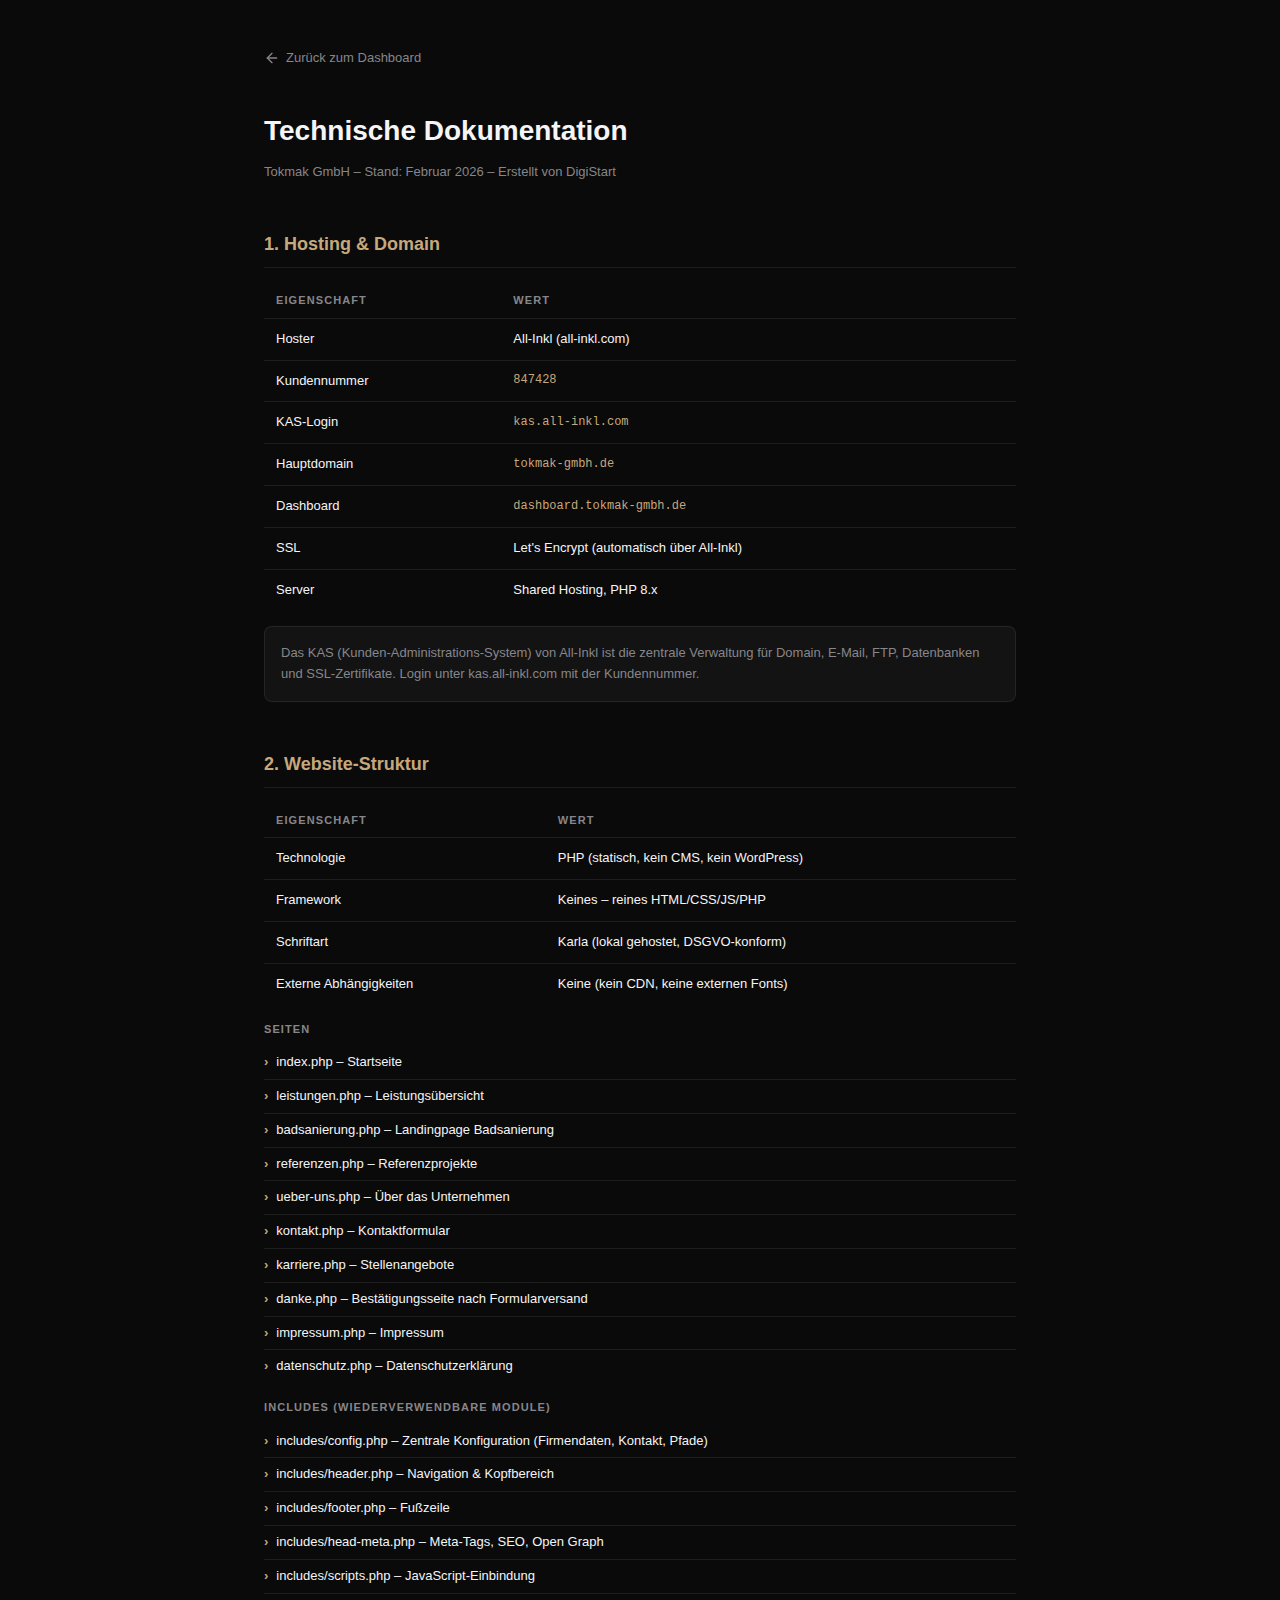
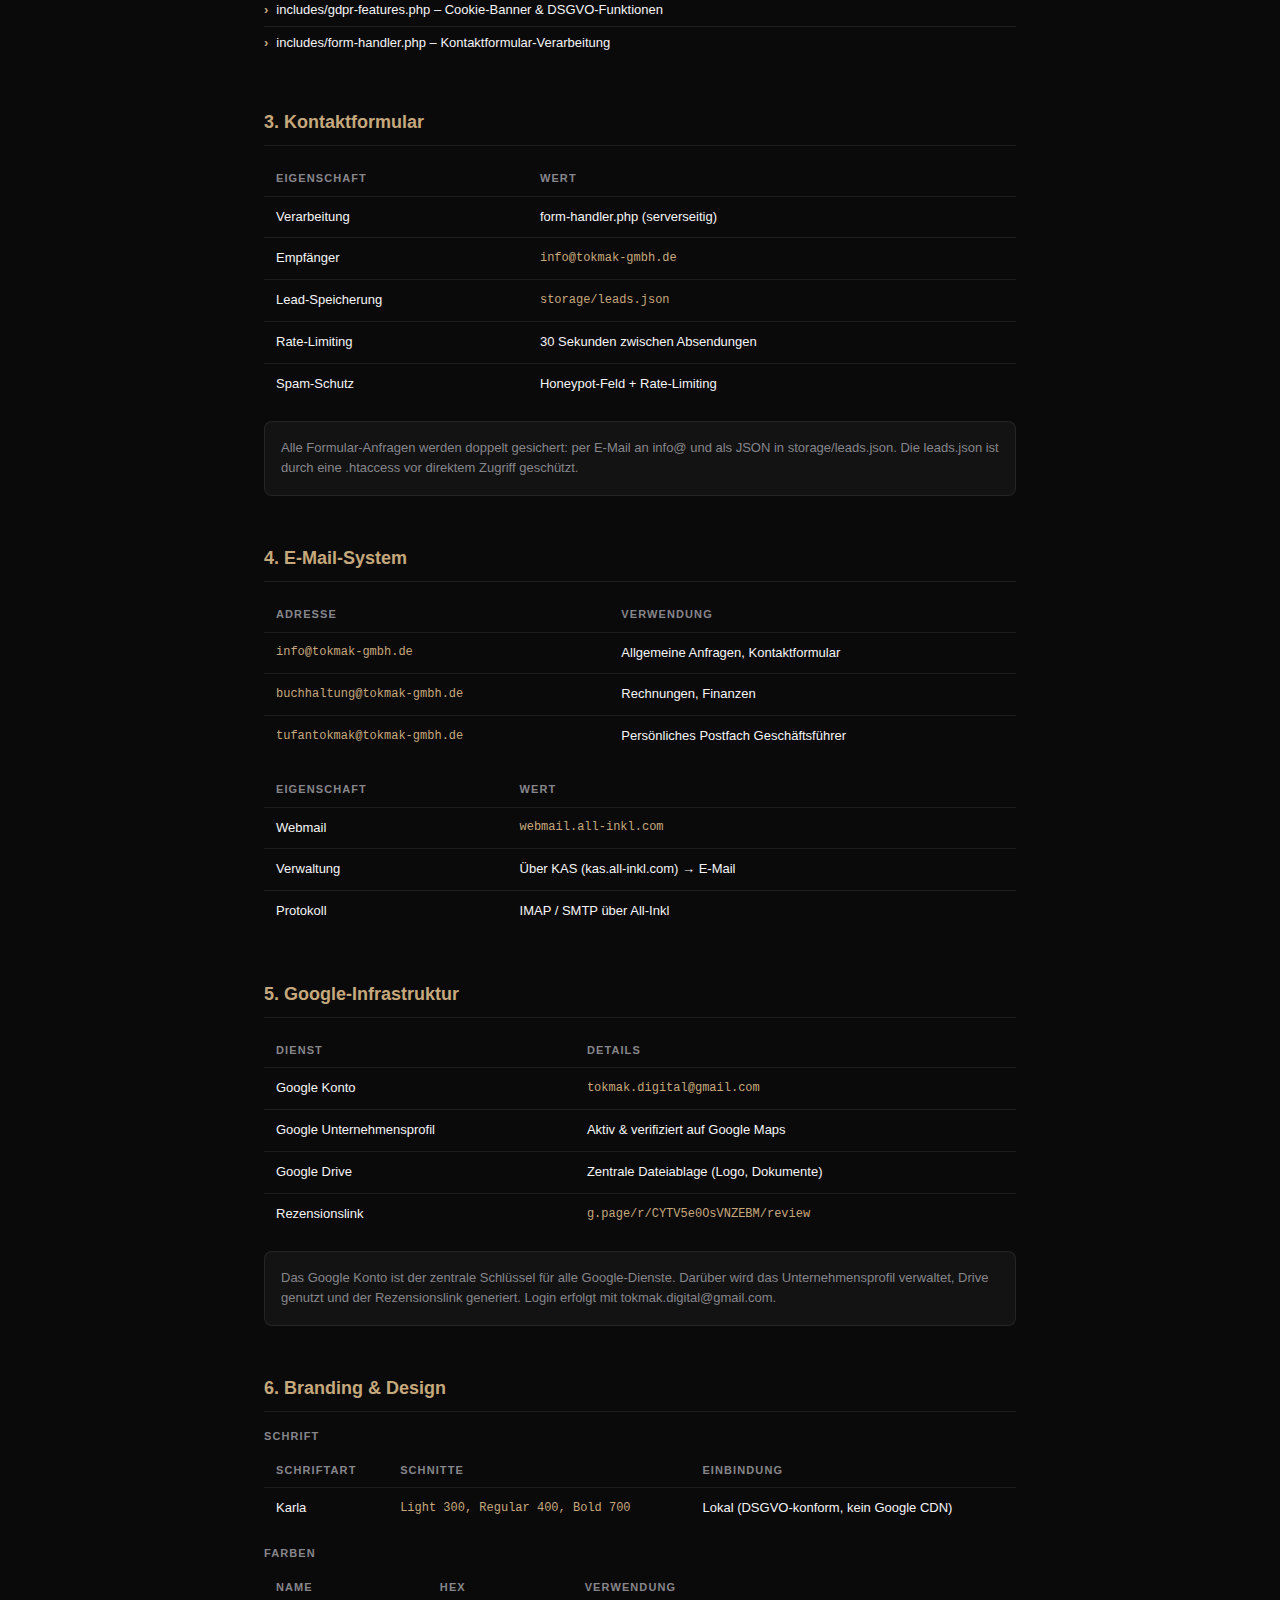
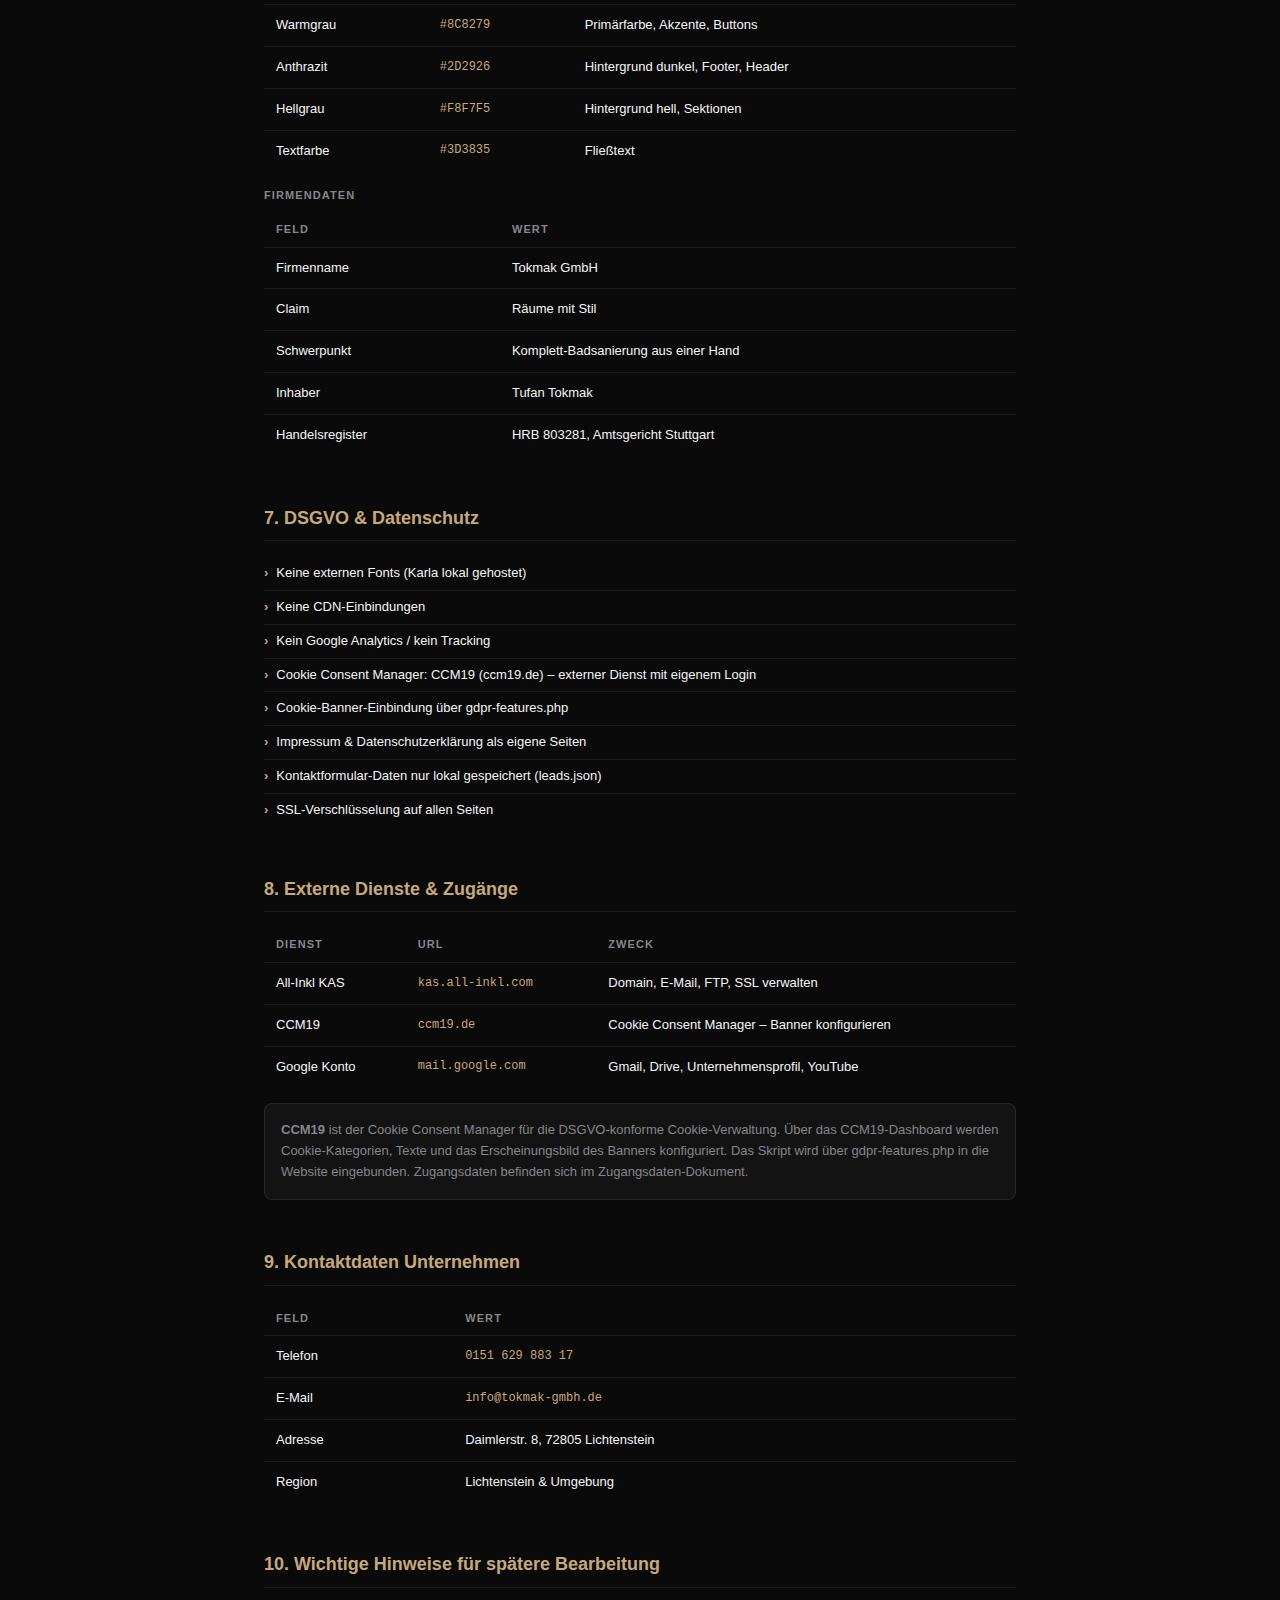
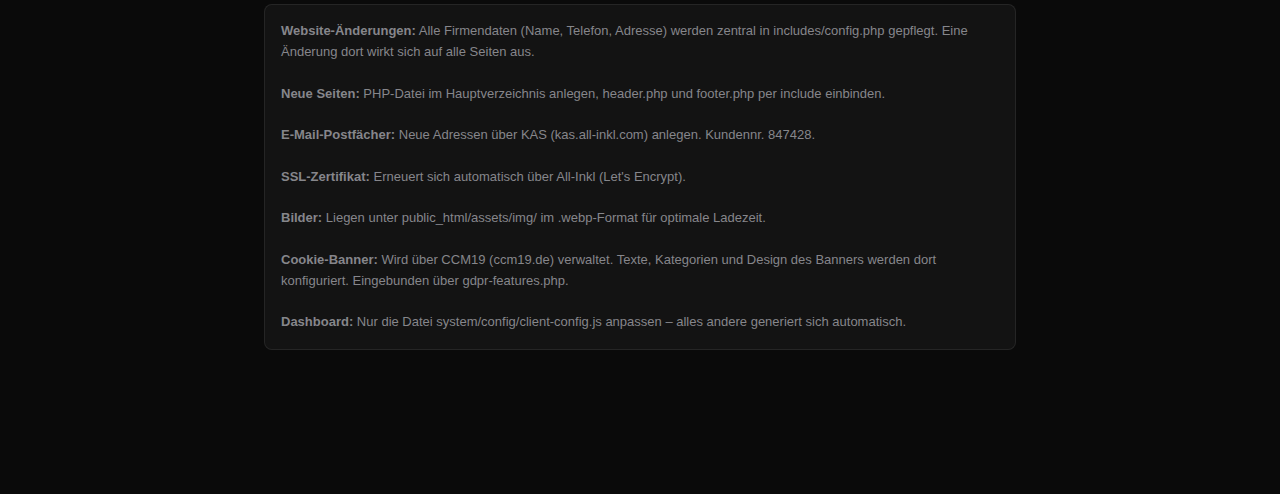
<file: system/dokumentation.html>
<!DOCTYPE html>
<html lang="de">
<head>
    <meta charset="UTF-8">
    <meta name="viewport" content="width=device-width, initial-scale=1.0">
    <meta name="robots" content="noindex, nofollow">
    <title>Technische Dokumentation – Tokmak GmbH</title>
    <link rel="stylesheet" href="assets/css/styles.css">
    <style>
        .doc-container { max-width: 800px; margin: 0 auto; padding: 48px 24px 96px; }
        .doc-back { display: inline-flex; align-items: center; gap: 6px; font-size: 0.8125rem; color: var(--color-text-muted); margin-bottom: 40px; text-decoration: none; }
        .doc-back:hover { color: var(--color-primary); }
        .doc-title { font-size: 1.75rem; font-weight: 700; margin-bottom: 8px; }
        .doc-meta { font-size: 0.8125rem; color: var(--color-text-muted); margin-bottom: 48px; }
        .doc-section { margin-bottom: 48px; }
        .doc-section-title { font-size: 1.125rem; font-weight: 700; color: var(--color-primary); margin-bottom: 16px; padding-bottom: 8px; border-bottom: 1px solid var(--color-surface-border); }
        .doc-table { width: 100%; border-collapse: collapse; margin-bottom: 16px; }
        .doc-table th { text-align: left; font-size: 0.6875rem; font-weight: 600; letter-spacing: 0.1em; text-transform: uppercase; color: var(--color-text-muted); padding: 8px 12px; border-bottom: 1px solid var(--color-surface-border); }
        .doc-table td { font-size: 0.8125rem; color: var(--color-text); padding: 10px 12px; border-bottom: 1px solid var(--color-surface-border); }
        .doc-table td.mono { font-family: 'SF Mono', 'Fira Code', 'Consolas', monospace; color: var(--color-primary); font-size: 0.75rem; }
        .doc-table tr:last-child td { border-bottom: none; }
        .doc-note { background: var(--color-surface); border: 1px solid var(--color-surface-border); border-radius: 8px; padding: 16px; font-size: 0.8125rem; color: var(--color-text-muted); line-height: 1.6; margin-top: 12px; }
        .doc-list { list-style: none; padding: 0; }
        .doc-list li { font-size: 0.8125rem; color: var(--color-text); padding: 6px 0; border-bottom: 1px solid var(--color-surface-border); }
        .doc-list li:last-child { border-bottom: none; }
        .doc-list li::before { content: '›'; color: var(--color-primary); margin-right: 8px; font-weight: 700; }
        .doc-label { font-size: 0.6875rem; font-weight: 600; letter-spacing: 0.1em; text-transform: uppercase; color: var(--color-text-muted); margin-bottom: 8px; }
    </style>
</head>
<body>
    <div class="doc-container">

        <a href="index.html" class="doc-back">
            <svg width="16" height="16" viewBox="0 0 24 24" fill="none" stroke="currentColor" stroke-width="2" stroke-linecap="round" stroke-linejoin="round"><line x1="19" y1="12" x2="5" y2="12"/><polyline points="12 19 5 12 12 5"/></svg>
            Zurück zum Dashboard
        </a>

        <h1 class="doc-title">Technische Dokumentation</h1>
        <p class="doc-meta">Tokmak GmbH – Stand: Februar 2026 – Erstellt von DigiStart</p>

        <!-- 1. HOSTING & DOMAIN -->
        <div class="doc-section">
            <h2 class="doc-section-title">1. Hosting & Domain</h2>
            <table class="doc-table">
                <tr><th>Eigenschaft</th><th>Wert</th></tr>
                <tr><td>Hoster</td><td>All-Inkl (all-inkl.com)</td></tr>
                <tr><td>Kundennummer</td><td class="mono">847428</td></tr>
                <tr><td>KAS-Login</td><td class="mono">kas.all-inkl.com</td></tr>
                <tr><td>Hauptdomain</td><td class="mono">tokmak-gmbh.de</td></tr>
                <tr><td>Dashboard</td><td class="mono">dashboard.tokmak-gmbh.de</td></tr>
                <tr><td>SSL</td><td>Let's Encrypt (automatisch über All-Inkl)</td></tr>
                <tr><td>Server</td><td>Shared Hosting, PHP 8.x</td></tr>
            </table>
            <div class="doc-note">
                Das KAS (Kunden-Administrations-System) von All-Inkl ist die zentrale Verwaltung für Domain, E-Mail, FTP, Datenbanken und SSL-Zertifikate. Login unter kas.all-inkl.com mit der Kundennummer.
            </div>
        </div>

        <!-- 2. WEBSITE-STRUKTUR -->
        <div class="doc-section">
            <h2 class="doc-section-title">2. Website-Struktur</h2>
            <table class="doc-table">
                <tr><th>Eigenschaft</th><th>Wert</th></tr>
                <tr><td>Technologie</td><td>PHP (statisch, kein CMS, kein WordPress)</td></tr>
                <tr><td>Framework</td><td>Keines – reines HTML/CSS/JS/PHP</td></tr>
                <tr><td>Schriftart</td><td>Karla (lokal gehostet, DSGVO-konform)</td></tr>
                <tr><td>Externe Abhängigkeiten</td><td>Keine (kein CDN, keine externen Fonts)</td></tr>
            </table>

            <div class="doc-label">Seiten</div>
            <ul class="doc-list">
                <li>index.php – Startseite</li>
                <li>leistungen.php – Leistungsübersicht</li>
                <li>badsanierung.php – Landingpage Badsanierung</li>
                <li>referenzen.php – Referenzprojekte</li>
                <li>ueber-uns.php – Über das Unternehmen</li>
                <li>kontakt.php – Kontaktformular</li>
                <li>karriere.php – Stellenangebote</li>
                <li>danke.php – Bestätigungsseite nach Formularversand</li>
                <li>impressum.php – Impressum</li>
                <li>datenschutz.php – Datenschutzerklärung</li>
            </ul>

            <div class="doc-label" style="margin-top:16px">Includes (wiederverwendbare Module)</div>
            <ul class="doc-list">
                <li>includes/config.php – Zentrale Konfiguration (Firmendaten, Kontakt, Pfade)</li>
                <li>includes/header.php – Navigation & Kopfbereich</li>
                <li>includes/footer.php – Fußzeile</li>
                <li>includes/head-meta.php – Meta-Tags, SEO, Open Graph</li>
                <li>includes/scripts.php – JavaScript-Einbindung</li>
                <li>includes/gdpr-features.php – Cookie-Banner & DSGVO-Funktionen</li>
                <li>includes/form-handler.php – Kontaktformular-Verarbeitung</li>
            </ul>
        </div>

        <!-- 3. KONTAKTFORMULAR -->
        <div class="doc-section">
            <h2 class="doc-section-title">3. Kontaktformular</h2>
            <table class="doc-table">
                <tr><th>Eigenschaft</th><th>Wert</th></tr>
                <tr><td>Verarbeitung</td><td>form-handler.php (serverseitig)</td></tr>
                <tr><td>Empfänger</td><td class="mono">info@tokmak-gmbh.de</td></tr>
                <tr><td>Lead-Speicherung</td><td class="mono">storage/leads.json</td></tr>
                <tr><td>Rate-Limiting</td><td>30 Sekunden zwischen Absendungen</td></tr>
                <tr><td>Spam-Schutz</td><td>Honeypot-Feld + Rate-Limiting</td></tr>
            </table>
            <div class="doc-note">
                Alle Formular-Anfragen werden doppelt gesichert: per E-Mail an info@ und als JSON in storage/leads.json. Die leads.json ist durch eine .htaccess vor direktem Zugriff geschützt.
            </div>
        </div>

        <!-- 4. E-MAIL -->
        <div class="doc-section">
            <h2 class="doc-section-title">4. E-Mail-System</h2>
            <table class="doc-table">
                <tr><th>Adresse</th><th>Verwendung</th></tr>
                <tr><td class="mono">info@tokmak-gmbh.de</td><td>Allgemeine Anfragen, Kontaktformular</td></tr>
                <tr><td class="mono">buchhaltung@tokmak-gmbh.de</td><td>Rechnungen, Finanzen</td></tr>
                <tr><td class="mono">tufantokmak@tokmak-gmbh.de</td><td>Persönliches Postfach Geschäftsführer</td></tr>
            </table>
            <table class="doc-table" style="margin-top:16px">
                <tr><th>Eigenschaft</th><th>Wert</th></tr>
                <tr><td>Webmail</td><td class="mono">webmail.all-inkl.com</td></tr>
                <tr><td>Verwaltung</td><td>Über KAS (kas.all-inkl.com) → E-Mail</td></tr>
                <tr><td>Protokoll</td><td>IMAP / SMTP über All-Inkl</td></tr>
            </table>
        </div>

        <!-- 5. GOOGLE-INFRASTRUKTUR -->
        <div class="doc-section">
            <h2 class="doc-section-title">5. Google-Infrastruktur</h2>
            <table class="doc-table">
                <tr><th>Dienst</th><th>Details</th></tr>
                <tr><td>Google Konto</td><td class="mono">tokmak.digital@gmail.com</td></tr>
                <tr><td>Google Unternehmensprofil</td><td>Aktiv & verifiziert auf Google Maps</td></tr>
                <tr><td>Google Drive</td><td>Zentrale Dateiablage (Logo, Dokumente)</td></tr>
                <tr><td>Rezensionslink</td><td class="mono">g.page/r/CYTV5e0OsVNZEBM/review</td></tr>
            </table>
            <div class="doc-note">
                Das Google Konto ist der zentrale Schlüssel für alle Google-Dienste. Darüber wird das Unternehmensprofil verwaltet, Drive genutzt und der Rezensionslink generiert. Login erfolgt mit tokmak.digital@gmail.com.
            </div>
        </div>

        <!-- 6. BRANDING -->
        <div class="doc-section">
            <h2 class="doc-section-title">6. Branding & Design</h2>

            <div class="doc-label">Schrift</div>
            <table class="doc-table">
                <tr><th>Schriftart</th><th>Schnitte</th><th>Einbindung</th></tr>
                <tr><td>Karla</td><td class="mono">Light 300, Regular 400, Bold 700</td><td>Lokal (DSGVO-konform, kein Google CDN)</td></tr>
            </table>

            <div class="doc-label" style="margin-top:16px">Farben</div>
            <table class="doc-table">
                <tr><th>Name</th><th>HEX</th><th>Verwendung</th></tr>
                <tr><td>Warmgrau</td><td class="mono">#8C8279</td><td>Primärfarbe, Akzente, Buttons</td></tr>
                <tr><td>Anthrazit</td><td class="mono">#2D2926</td><td>Hintergrund dunkel, Footer, Header</td></tr>
                <tr><td>Hellgrau</td><td class="mono">#F8F7F5</td><td>Hintergrund hell, Sektionen</td></tr>
                <tr><td>Textfarbe</td><td class="mono">#3D3835</td><td>Fließtext</td></tr>
            </table>

            <div class="doc-label" style="margin-top:16px">Firmendaten</div>
            <table class="doc-table">
                <tr><th>Feld</th><th>Wert</th></tr>
                <tr><td>Firmenname</td><td>Tokmak GmbH</td></tr>
                <tr><td>Claim</td><td>Räume mit Stil</td></tr>
                <tr><td>Schwerpunkt</td><td>Komplett-Badsanierung aus einer Hand</td></tr>
                <tr><td>Inhaber</td><td>Tufan Tokmak</td></tr>
                <tr><td>Handelsregister</td><td>HRB 803281, Amtsgericht Stuttgart</td></tr>
            </table>
        </div>

        <!-- 7. DSGVO -->
        <div class="doc-section">
            <h2 class="doc-section-title">7. DSGVO & Datenschutz</h2>
            <ul class="doc-list">
                <li>Keine externen Fonts (Karla lokal gehostet)</li>
                <li>Keine CDN-Einbindungen</li>
                <li>Kein Google Analytics / kein Tracking</li>
                <li>Cookie Consent Manager: CCM19 (ccm19.de) – externer Dienst mit eigenem Login</li>
                <li>Cookie-Banner-Einbindung über gdpr-features.php</li>
                <li>Impressum & Datenschutzerklärung als eigene Seiten</li>
                <li>Kontaktformular-Daten nur lokal gespeichert (leads.json)</li>
                <li>SSL-Verschlüsselung auf allen Seiten</li>
            </ul>
        </div>

        <!-- 8. EXTERNE DIENSTE -->
        <div class="doc-section">
            <h2 class="doc-section-title">8. Externe Dienste & Zugänge</h2>
            <table class="doc-table">
                <tr><th>Dienst</th><th>URL</th><th>Zweck</th></tr>
                <tr><td>All-Inkl KAS</td><td class="mono">kas.all-inkl.com</td><td>Domain, E-Mail, FTP, SSL verwalten</td></tr>
                <tr><td>CCM19</td><td class="mono">ccm19.de</td><td>Cookie Consent Manager – Banner konfigurieren</td></tr>
                <tr><td>Google Konto</td><td class="mono">mail.google.com</td><td>Gmail, Drive, Unternehmensprofil, YouTube</td></tr>
            </table>
            <div class="doc-note">
                <strong>CCM19</strong> ist der Cookie Consent Manager für die DSGVO-konforme Cookie-Verwaltung. Über das CCM19-Dashboard werden Cookie-Kategorien, Texte und das Erscheinungsbild des Banners konfiguriert. Das Skript wird über gdpr-features.php in die Website eingebunden. Zugangsdaten befinden sich im Zugangsdaten-Dokument.
            </div>
        </div>

        <!-- 9. KONTAKTDATEN -->
        <div class="doc-section">
            <h2 class="doc-section-title">9. Kontaktdaten Unternehmen</h2>
            <table class="doc-table">
                <tr><th>Feld</th><th>Wert</th></tr>
                <tr><td>Telefon</td><td class="mono">0151 629 883 17</td></tr>
                <tr><td>E-Mail</td><td class="mono">info@tokmak-gmbh.de</td></tr>
                <tr><td>Adresse</td><td>Daimlerstr. 8, 72805 Lichtenstein</td></tr>
                <tr><td>Region</td><td>Lichtenstein & Umgebung</td></tr>
            </table>
        </div>

        <!-- 10. WICHTIGE HINWEISE -->
        <div class="doc-section">
            <h2 class="doc-section-title">10. Wichtige Hinweise für spätere Bearbeitung</h2>
            <div class="doc-note">
                <strong>Website-Änderungen:</strong> Alle Firmendaten (Name, Telefon, Adresse) werden zentral in includes/config.php gepflegt. Eine Änderung dort wirkt sich auf alle Seiten aus.<br><br>
                <strong>Neue Seiten:</strong> PHP-Datei im Hauptverzeichnis anlegen, header.php und footer.php per include einbinden.<br><br>
                <strong>E-Mail-Postfächer:</strong> Neue Adressen über KAS (kas.all-inkl.com) anlegen. Kundennr. 847428.<br><br>
                <strong>SSL-Zertifikat:</strong> Erneuert sich automatisch über All-Inkl (Let's Encrypt).<br><br>
                <strong>Bilder:</strong> Liegen unter public_html/assets/img/ im .webp-Format für optimale Ladezeit.<br><br>
                <strong>Cookie-Banner:</strong> Wird über CCM19 (ccm19.de) verwaltet. Texte, Kategorien und Design des Banners werden dort konfiguriert. Eingebunden über gdpr-features.php.<br><br>
                <strong>Dashboard:</strong> Nur die Datei system/config/client-config.js anpassen – alles andere generiert sich automatisch.
            </div>
        </div>

    </div>
</body>
</html>
</file>
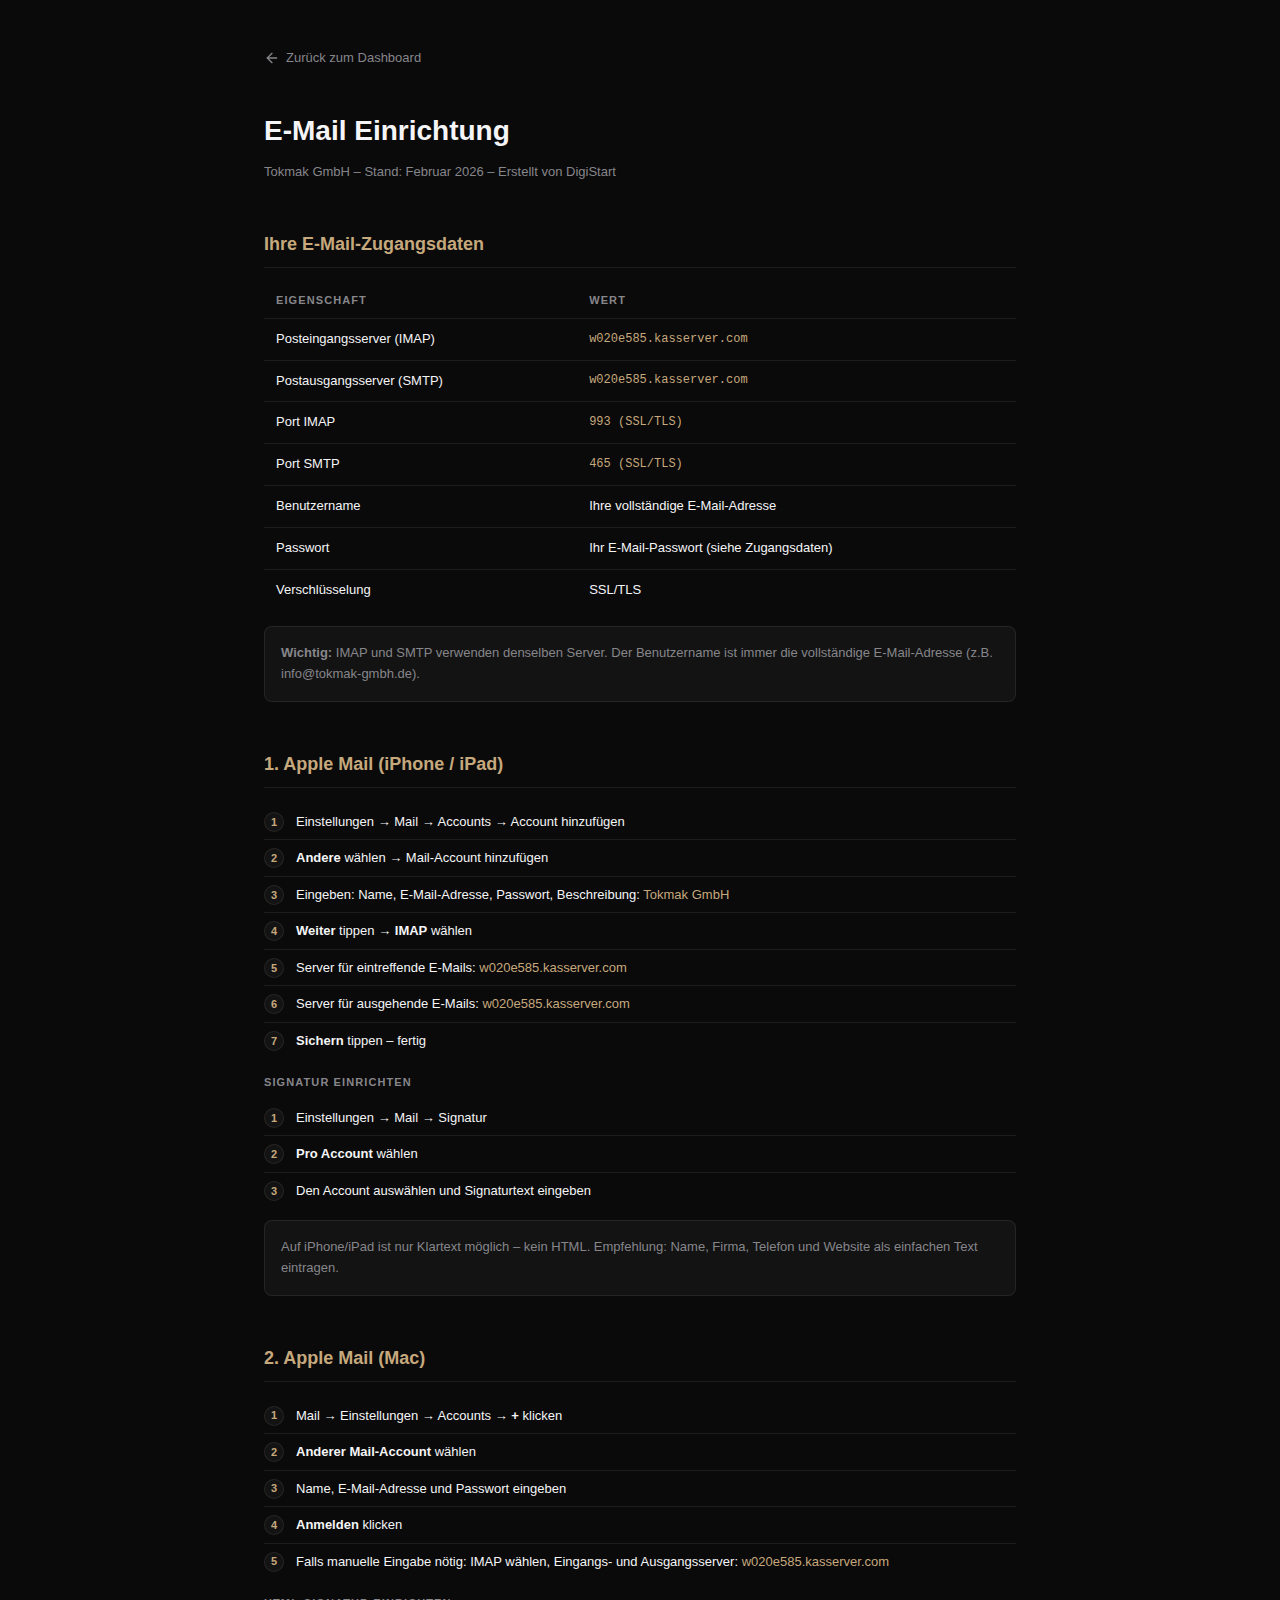
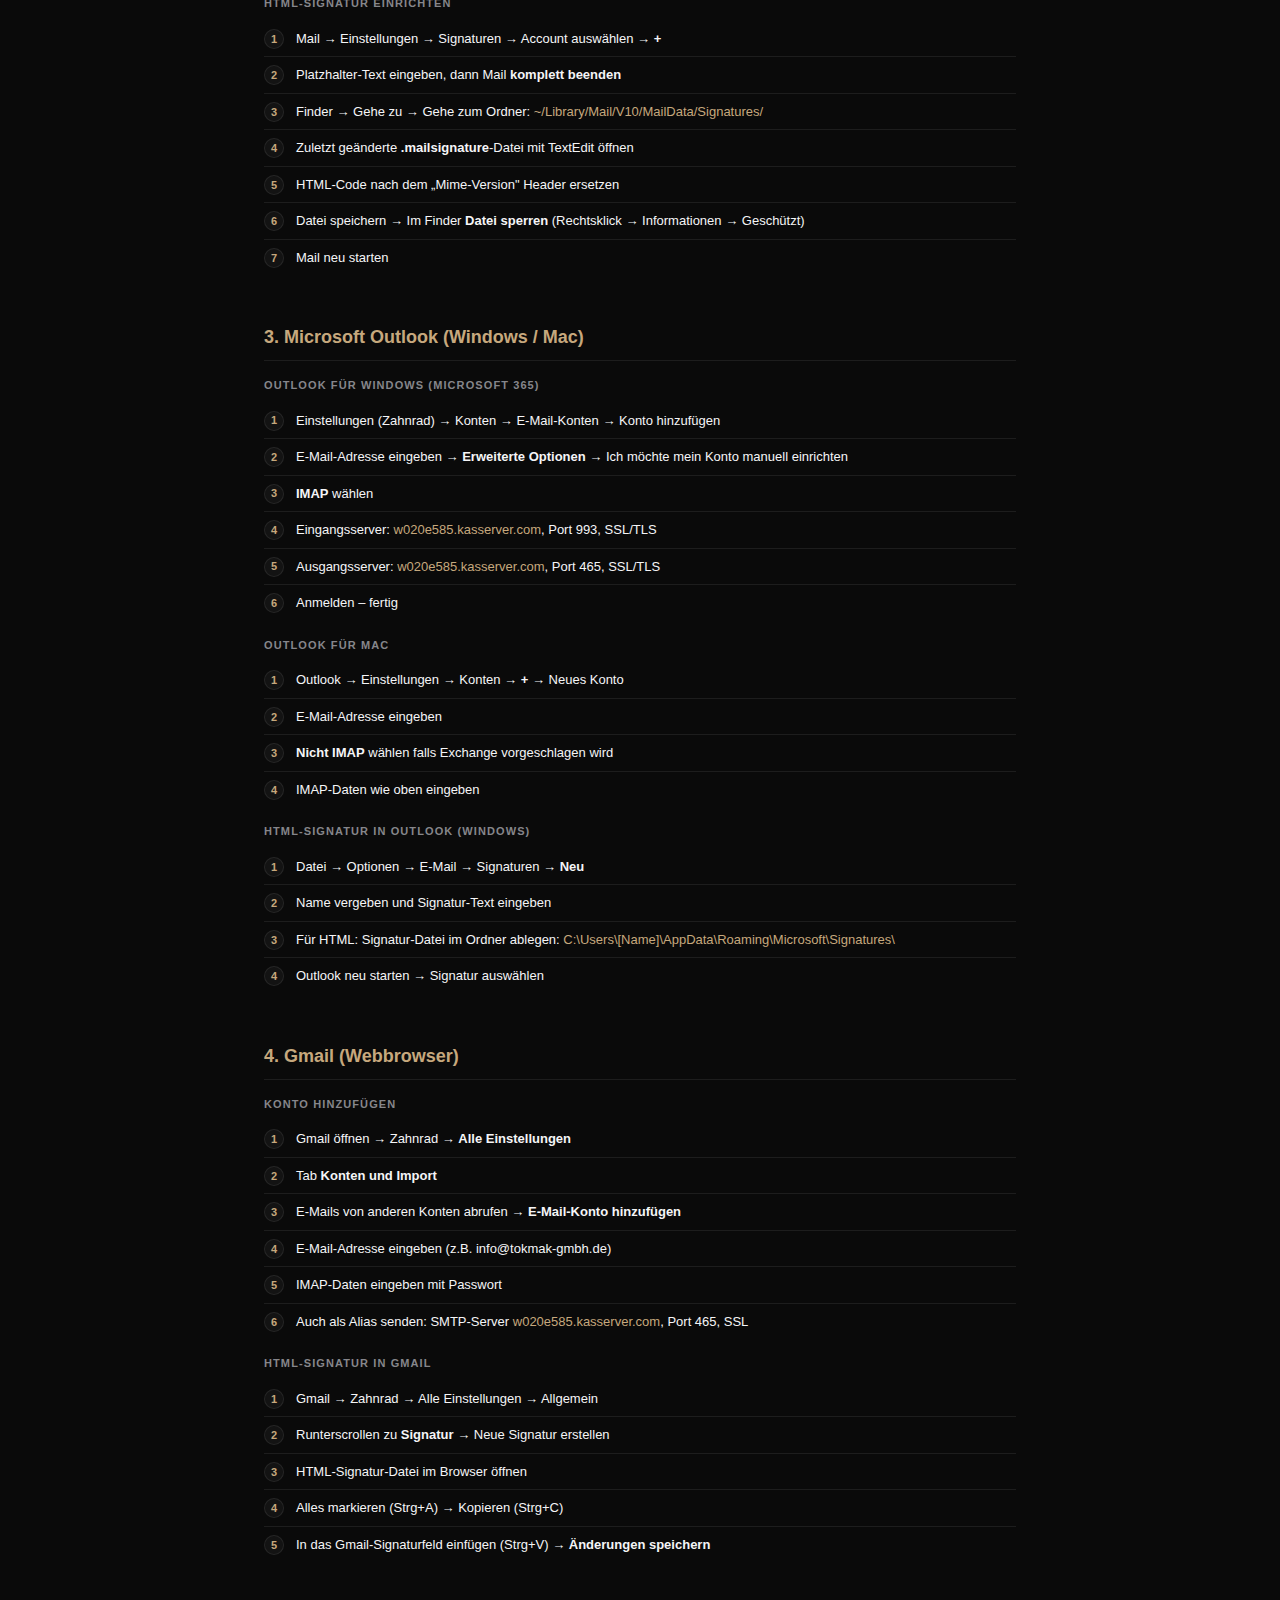
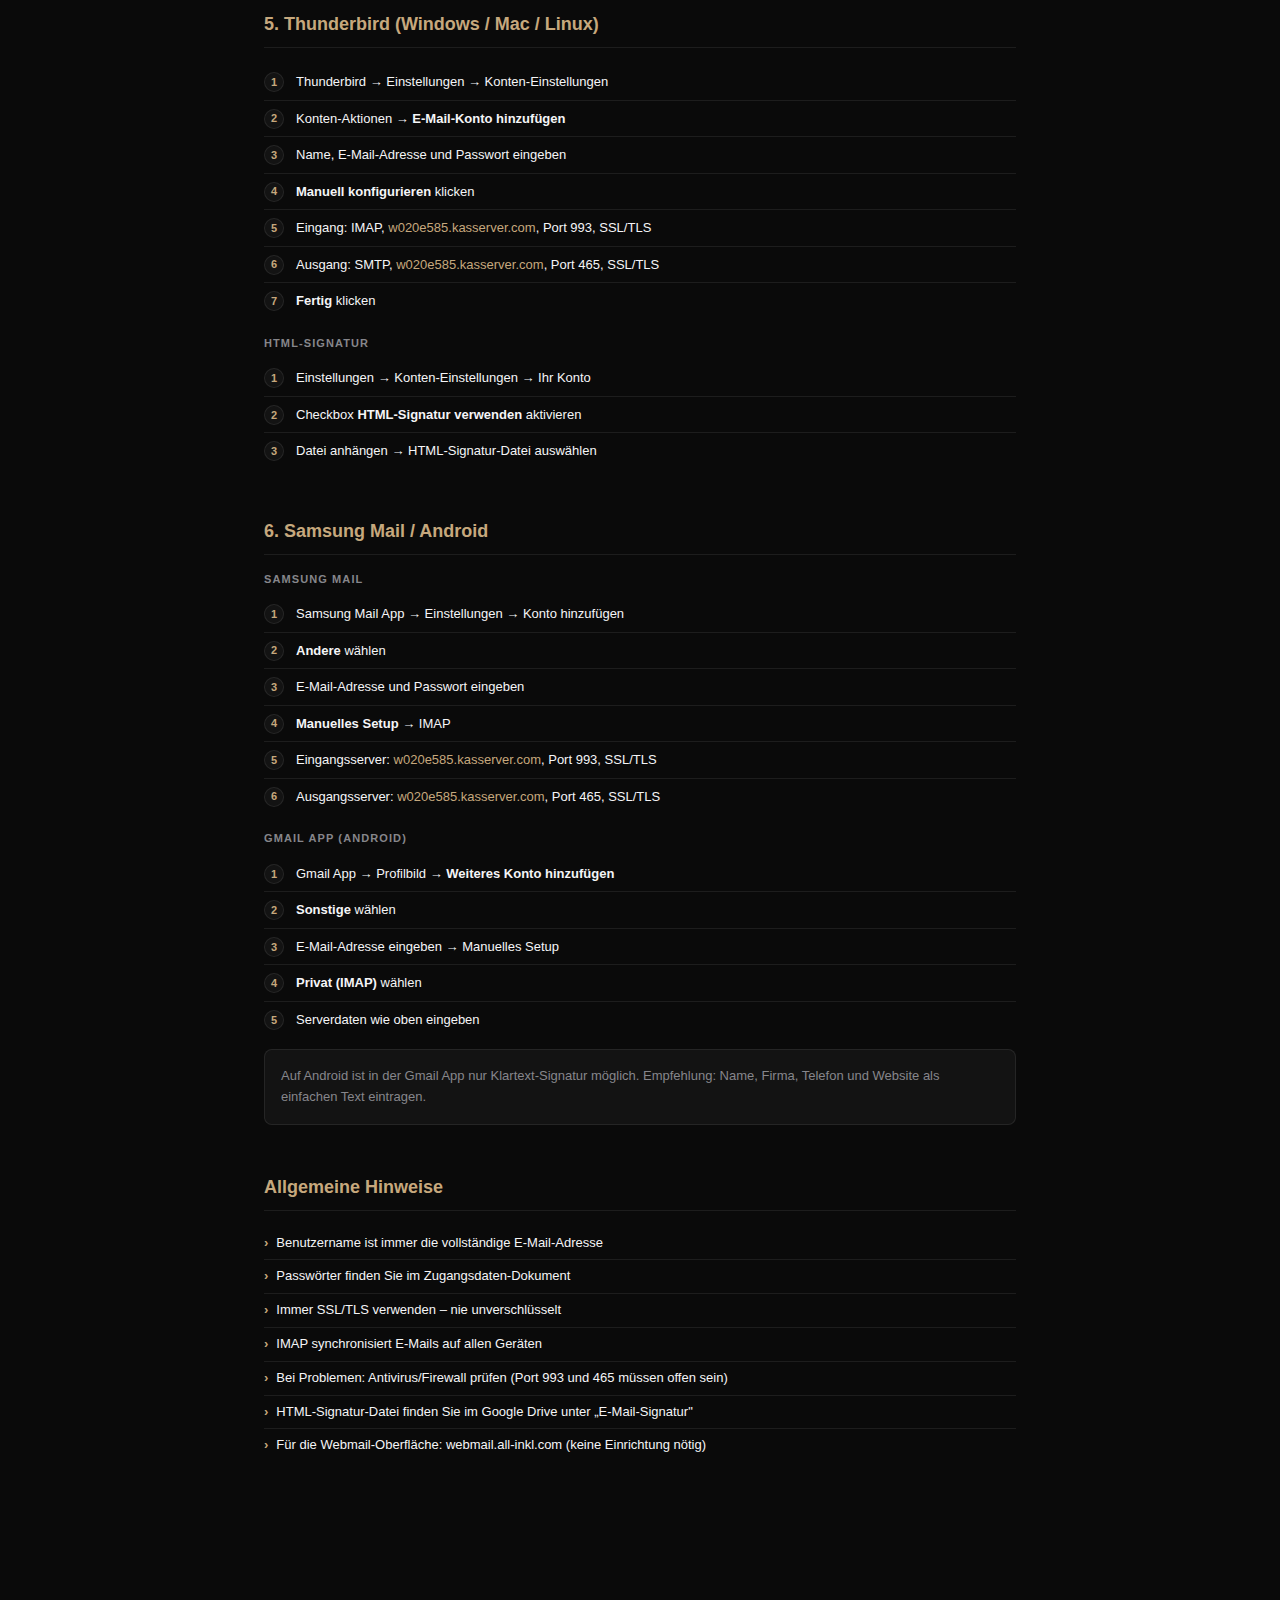
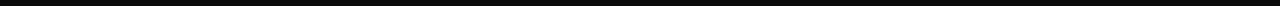
<file: system/email-einrichtung.html>
<!DOCTYPE html>
<html lang="de">
<head>
    <meta charset="UTF-8">
    <meta name="viewport" content="width=device-width, initial-scale=1.0">
    <meta name="robots" content="noindex, nofollow">
    <title>E-Mail Einrichtung – Tokmak GmbH</title>
    <link rel="stylesheet" href="assets/css/styles.css">
    <style>
        .doc-container { max-width: 800px; margin: 0 auto; padding: 48px 24px 96px; }
        .doc-back { display: inline-flex; align-items: center; gap: 6px; font-size: 0.8125rem; color: var(--color-text-muted); margin-bottom: 40px; text-decoration: none; }
        .doc-back:hover { color: var(--color-primary); }
        .doc-title { font-size: 1.75rem; font-weight: 700; margin-bottom: 8px; }
        .doc-meta { font-size: 0.8125rem; color: var(--color-text-muted); margin-bottom: 48px; }
        .doc-section { margin-bottom: 48px; }
        .doc-section-title { font-size: 1.125rem; font-weight: 700; color: var(--color-primary); margin-bottom: 16px; padding-bottom: 8px; border-bottom: 1px solid var(--color-surface-border); }
        .doc-table { width: 100%; border-collapse: collapse; margin-bottom: 16px; }
        .doc-table th { text-align: left; font-size: 0.6875rem; font-weight: 600; letter-spacing: 0.1em; text-transform: uppercase; color: var(--color-text-muted); padding: 8px 12px; border-bottom: 1px solid var(--color-surface-border); }
        .doc-table td { font-size: 0.8125rem; color: var(--color-text); padding: 10px 12px; border-bottom: 1px solid var(--color-surface-border); }
        .doc-table td.mono { font-family: 'SF Mono', 'Fira Code', 'Consolas', monospace; color: var(--color-primary); font-size: 0.75rem; }
        .doc-table tr:last-child td { border-bottom: none; }
        .doc-note { background: var(--color-surface); border: 1px solid var(--color-surface-border); border-radius: 8px; padding: 16px; font-size: 0.8125rem; color: var(--color-text-muted); line-height: 1.6; margin-top: 12px; }
        .doc-list { list-style: none; padding: 0; }
        .doc-list li { font-size: 0.8125rem; color: var(--color-text); padding: 6px 0; border-bottom: 1px solid var(--color-surface-border); }
        .doc-list li:last-child { border-bottom: none; }
        .doc-list li::before { content: '›'; color: var(--color-primary); margin-right: 8px; font-weight: 700; }
        .doc-label { font-size: 0.6875rem; font-weight: 600; letter-spacing: 0.1em; text-transform: uppercase; color: var(--color-text-muted); margin-bottom: 8px; }
        .doc-steps { list-style: none; padding: 0; counter-reset: step; }
        .doc-steps li { font-size: 0.8125rem; color: var(--color-text); padding: 8px 0 8px 32px; border-bottom: 1px solid var(--color-surface-border); position: relative; line-height: 1.5; }
        .doc-steps li:last-child { border-bottom: none; }
        .doc-steps li::before { counter-increment: step; content: counter(step); position: absolute; left: 0; top: 8px; width: 20px; height: 20px; background: var(--color-surface); border: 1px solid var(--color-surface-border); border-radius: 50%; font-size: 0.6875rem; font-weight: 700; color: var(--color-primary); display: flex; align-items: center; justify-content: center; }
    </style>
</head>
<body>
    <div class="doc-container">

        <a href="index.html" class="doc-back">
            <svg width="16" height="16" viewBox="0 0 24 24" fill="none" stroke="currentColor" stroke-width="2" stroke-linecap="round" stroke-linejoin="round"><line x1="19" y1="12" x2="5" y2="12"/><polyline points="12 19 5 12 12 5"/></svg>
            Zurück zum Dashboard
        </a>

        <h1 class="doc-title">E-Mail Einrichtung</h1>
        <p class="doc-meta">Tokmak GmbH – Stand: Februar 2026 – Erstellt von DigiStart</p>

        <!-- ZUGANGSDATEN -->
        <div class="doc-section">
            <h2 class="doc-section-title">Ihre E-Mail-Zugangsdaten</h2>
            <table class="doc-table">
                <tr><th>Eigenschaft</th><th>Wert</th></tr>
                <tr><td>Posteingangsserver (IMAP)</td><td class="mono">w020e585.kasserver.com</td></tr>
                <tr><td>Postausgangsserver (SMTP)</td><td class="mono">w020e585.kasserver.com</td></tr>
                <tr><td>Port IMAP</td><td class="mono">993 (SSL/TLS)</td></tr>
                <tr><td>Port SMTP</td><td class="mono">465 (SSL/TLS)</td></tr>
                <tr><td>Benutzername</td><td>Ihre vollständige E-Mail-Adresse</td></tr>
                <tr><td>Passwort</td><td>Ihr E-Mail-Passwort (siehe Zugangsdaten)</td></tr>
                <tr><td>Verschlüsselung</td><td>SSL/TLS</td></tr>
            </table>
            <div class="doc-note">
                <strong>Wichtig:</strong> IMAP und SMTP verwenden denselben Server. Der Benutzername ist immer die vollständige E-Mail-Adresse (z.B. info@tokmak-gmbh.de).
            </div>
        </div>

        <!-- 1. APPLE MAIL iPhone -->
        <div class="doc-section">
            <h2 class="doc-section-title">1. Apple Mail (iPhone / iPad)</h2>
            <ol class="doc-steps">
                <li>Einstellungen → Mail → Accounts → Account hinzufügen</li>
                <li><strong>Andere</strong> wählen → Mail-Account hinzufügen</li>
                <li>Eingeben: Name, E-Mail-Adresse, Passwort, Beschreibung: <span class="mono" style="color:var(--color-primary)">Tokmak GmbH</span></li>
                <li><strong>Weiter</strong> tippen → <strong>IMAP</strong> wählen</li>
                <li>Server für eintreffende E-Mails: <span class="mono" style="color:var(--color-primary)">w020e585.kasserver.com</span></li>
                <li>Server für ausgehende E-Mails: <span class="mono" style="color:var(--color-primary)">w020e585.kasserver.com</span></li>
                <li><strong>Sichern</strong> tippen – fertig</li>
            </ol>

            <div class="doc-label" style="margin-top: 16px">Signatur einrichten</div>
            <ol class="doc-steps">
                <li>Einstellungen → Mail → Signatur</li>
                <li><strong>Pro Account</strong> wählen</li>
                <li>Den Account auswählen und Signaturtext eingeben</li>
            </ol>
            <div class="doc-note">
                Auf iPhone/iPad ist nur Klartext möglich – kein HTML. Empfehlung: Name, Firma, Telefon und Website als einfachen Text eintragen.
            </div>
        </div>

        <!-- 2. APPLE MAIL Mac -->
        <div class="doc-section">
            <h2 class="doc-section-title">2. Apple Mail (Mac)</h2>
            <ol class="doc-steps">
                <li>Mail → Einstellungen → Accounts → <strong>+</strong> klicken</li>
                <li><strong>Anderer Mail-Account</strong> wählen</li>
                <li>Name, E-Mail-Adresse und Passwort eingeben</li>
                <li><strong>Anmelden</strong> klicken</li>
                <li>Falls manuelle Eingabe nötig: IMAP wählen, Eingangs- und Ausgangsserver: <span class="mono" style="color:var(--color-primary)">w020e585.kasserver.com</span></li>
            </ol>

            <div class="doc-label" style="margin-top: 16px">HTML-Signatur einrichten</div>
            <ol class="doc-steps">
                <li>Mail → Einstellungen → Signaturen → Account auswählen → <strong>+</strong></li>
                <li>Platzhalter-Text eingeben, dann Mail <strong>komplett beenden</strong></li>
                <li>Finder → Gehe zu → Gehe zum Ordner: <span class="mono" style="color:var(--color-primary)">~/Library/Mail/V10/MailData/Signatures/</span></li>
                <li>Zuletzt geänderte <strong>.mailsignature</strong>-Datei mit TextEdit öffnen</li>
                <li>HTML-Code nach dem „Mime-Version" Header ersetzen</li>
                <li>Datei speichern → Im Finder <strong>Datei sperren</strong> (Rechtsklick → Informationen → Geschützt)</li>
                <li>Mail neu starten</li>
            </ol>
        </div>

        <!-- 3. OUTLOOK -->
        <div class="doc-section">
            <h2 class="doc-section-title">3. Microsoft Outlook (Windows / Mac)</h2>

            <div class="doc-label">Outlook für Windows (Microsoft 365)</div>
            <ol class="doc-steps">
                <li>Einstellungen (Zahnrad) → Konten → E-Mail-Konten → Konto hinzufügen</li>
                <li>E-Mail-Adresse eingeben → <strong>Erweiterte Optionen</strong> → Ich möchte mein Konto manuell einrichten</li>
                <li><strong>IMAP</strong> wählen</li>
                <li>Eingangsserver: <span class="mono" style="color:var(--color-primary)">w020e585.kasserver.com</span>, Port 993, SSL/TLS</li>
                <li>Ausgangsserver: <span class="mono" style="color:var(--color-primary)">w020e585.kasserver.com</span>, Port 465, SSL/TLS</li>
                <li>Anmelden – fertig</li>
            </ol>

            <div class="doc-label" style="margin-top: 16px">Outlook für Mac</div>
            <ol class="doc-steps">
                <li>Outlook → Einstellungen → Konten → <strong>+</strong> → Neues Konto</li>
                <li>E-Mail-Adresse eingeben</li>
                <li><strong>Nicht IMAP</strong> wählen falls Exchange vorgeschlagen wird</li>
                <li>IMAP-Daten wie oben eingeben</li>
            </ol>

            <div class="doc-label" style="margin-top: 16px">HTML-Signatur in Outlook (Windows)</div>
            <ol class="doc-steps">
                <li>Datei → Optionen → E-Mail → Signaturen → <strong>Neu</strong></li>
                <li>Name vergeben und Signatur-Text eingeben</li>
                <li>Für HTML: Signatur-Datei im Ordner ablegen: <span class="mono" style="color:var(--color-primary)">C:\Users\[Name]\AppData\Roaming\Microsoft\Signatures\</span></li>
                <li>Outlook neu starten → Signatur auswählen</li>
            </ol>
        </div>

        <!-- 4. GMAIL -->
        <div class="doc-section">
            <h2 class="doc-section-title">4. Gmail (Webbrowser)</h2>

            <div class="doc-label">Konto hinzufügen</div>
            <ol class="doc-steps">
                <li>Gmail öffnen → Zahnrad → <strong>Alle Einstellungen</strong></li>
                <li>Tab <strong>Konten und Import</strong></li>
                <li>E-Mails von anderen Konten abrufen → <strong>E-Mail-Konto hinzufügen</strong></li>
                <li>E-Mail-Adresse eingeben (z.B. info@tokmak-gmbh.de)</li>
                <li>IMAP-Daten eingeben mit Passwort</li>
                <li>Auch als Alias senden: SMTP-Server <span class="mono" style="color:var(--color-primary)">w020e585.kasserver.com</span>, Port 465, SSL</li>
            </ol>

            <div class="doc-label" style="margin-top: 16px">HTML-Signatur in Gmail</div>
            <ol class="doc-steps">
                <li>Gmail → Zahnrad → Alle Einstellungen → Allgemein</li>
                <li>Runterscrollen zu <strong>Signatur</strong> → Neue Signatur erstellen</li>
                <li>HTML-Signatur-Datei im Browser öffnen</li>
                <li>Alles markieren (Strg+A) → Kopieren (Strg+C)</li>
                <li>In das Gmail-Signaturfeld einfügen (Strg+V) → <strong>Änderungen speichern</strong></li>
            </ol>
        </div>

        <!-- 5. THUNDERBIRD -->
        <div class="doc-section">
            <h2 class="doc-section-title">5. Thunderbird (Windows / Mac / Linux)</h2>
            <ol class="doc-steps">
                <li>Thunderbird → Einstellungen → Konten-Einstellungen</li>
                <li>Konten-Aktionen → <strong>E-Mail-Konto hinzufügen</strong></li>
                <li>Name, E-Mail-Adresse und Passwort eingeben</li>
                <li><strong>Manuell konfigurieren</strong> klicken</li>
                <li>Eingang: IMAP, <span class="mono" style="color:var(--color-primary)">w020e585.kasserver.com</span>, Port 993, SSL/TLS</li>
                <li>Ausgang: SMTP, <span class="mono" style="color:var(--color-primary)">w020e585.kasserver.com</span>, Port 465, SSL/TLS</li>
                <li><strong>Fertig</strong> klicken</li>
            </ol>

            <div class="doc-label" style="margin-top: 16px">HTML-Signatur</div>
            <ol class="doc-steps">
                <li>Einstellungen → Konten-Einstellungen → Ihr Konto</li>
                <li>Checkbox <strong>HTML-Signatur verwenden</strong> aktivieren</li>
                <li>Datei anhängen → HTML-Signatur-Datei auswählen</li>
            </ol>
        </div>

        <!-- 6. SAMSUNG / ANDROID -->
        <div class="doc-section">
            <h2 class="doc-section-title">6. Samsung Mail / Android</h2>

            <div class="doc-label">Samsung Mail</div>
            <ol class="doc-steps">
                <li>Samsung Mail App → Einstellungen → Konto hinzufügen</li>
                <li><strong>Andere</strong> wählen</li>
                <li>E-Mail-Adresse und Passwort eingeben</li>
                <li><strong>Manuelles Setup</strong> → IMAP</li>
                <li>Eingangsserver: <span class="mono" style="color:var(--color-primary)">w020e585.kasserver.com</span>, Port 993, SSL/TLS</li>
                <li>Ausgangsserver: <span class="mono" style="color:var(--color-primary)">w020e585.kasserver.com</span>, Port 465, SSL/TLS</li>
            </ol>

            <div class="doc-label" style="margin-top: 16px">Gmail App (Android)</div>
            <ol class="doc-steps">
                <li>Gmail App → Profilbild → <strong>Weiteres Konto hinzufügen</strong></li>
                <li><strong>Sonstige</strong> wählen</li>
                <li>E-Mail-Adresse eingeben → Manuelles Setup</li>
                <li><strong>Privat (IMAP)</strong> wählen</li>
                <li>Serverdaten wie oben eingeben</li>
            </ol>

            <div class="doc-note">
                Auf Android ist in der Gmail App nur Klartext-Signatur möglich. Empfehlung: Name, Firma, Telefon und Website als einfachen Text eintragen.
            </div>
        </div>

        <!-- ALLGEMEINE HINWEISE -->
        <div class="doc-section">
            <h2 class="doc-section-title">Allgemeine Hinweise</h2>
            <ul class="doc-list">
                <li>Benutzername ist immer die vollständige E-Mail-Adresse</li>
                <li>Passwörter finden Sie im Zugangsdaten-Dokument</li>
                <li>Immer SSL/TLS verwenden – nie unverschlüsselt</li>
                <li>IMAP synchronisiert E-Mails auf allen Geräten</li>
                <li>Bei Problemen: Antivirus/Firewall prüfen (Port 993 und 465 müssen offen sein)</li>
                <li>HTML-Signatur-Datei finden Sie im Google Drive unter „E-Mail-Signatur"</li>
                <li>Für die Webmail-Oberfläche: webmail.all-inkl.com (keine Einrichtung nötig)</li>
            </ul>
        </div>

    </div>
</body>
</html>
</file>
<file: system/assets/css/styles.css>
/* ============================================
   MANAGEMENT DASHBOARD – STYLES
   ============================================
   Apple-inspired. Premium. Minimal.
   ============================================ */

/* --- Custom Properties --- */
:root {
    --color-primary: #C6A87D;
    --color-primary-hover: #D4B88E;
    --color-primary-glow: rgba(198, 168, 125, 0.08);
    --color-bg: #0A0A0A;
    --color-surface: rgba(255, 255, 255, 0.04);
    --color-surface-hover: rgba(255, 255, 255, 0.06);
    --color-surface-border: rgba(255, 255, 255, 0.08);
    --color-text: #F5F5F7;
    --color-text-muted: #86868B;
    --font-family: -apple-system, BlinkMacSystemFont, 'SF Pro Display', 'Inter', 'Segoe UI', sans-serif;
    --font-mono: 'SF Mono', 'Fira Code', 'Consolas', monospace;
    --max-width: 1120px;
    --radius: 16px;
    --radius-sm: 10px;
    --radius-xs: 6px;
    --transition: 0.3s cubic-bezier(0.25, 0.1, 0.25, 1);
    --transition-fast: 0.15s ease;
}

/* --- Reset --- */
*, *::before, *::after {
    margin: 0;
    padding: 0;
    box-sizing: border-box;
}

html {
    font-size: 16px;
    scroll-behavior: smooth;
    -webkit-font-smoothing: antialiased;
    -moz-osx-font-smoothing: grayscale;
}

body {
    font-family: var(--font-family);
    background-color: var(--color-bg);
    color: var(--color-text);
    line-height: 1.6;
    min-height: 100vh;
}

a {
    color: inherit;
    text-decoration: none;
}

img {
    max-width: 100%;
    display: block;
}

/* --- Container --- */
.container {
    width: 100%;
    max-width: var(--max-width);
    margin: 0 auto;
    padding: 0 32px;
}

/* ============================================
   HEADER
   ============================================ */
.site-header {
    padding: 24px 0;
    position: sticky;
    top: 0;
    z-index: 100;
    background: rgba(10, 10, 10, 0.72);
    backdrop-filter: saturate(180%) blur(20px);
    -webkit-backdrop-filter: saturate(180%) blur(20px);
    border-bottom: 1px solid var(--color-surface-border);
}

.header-inner {
    display: flex;
    align-items: center;
    justify-content: space-between;
}

.header-brand {
    display: flex;
    align-items: center;
    gap: 14px;
}

.header-logo {
    width: 34px;
    height: 34px;
    background: linear-gradient(135deg, var(--color-primary) 0%, #A8895E 100%);
    border-radius: 9px;
    display: flex;
    align-items: center;
    justify-content: center;
}

.header-logo svg {
    width: 18px;
    height: 18px;
    color: var(--color-bg);
}

.header-client-name {
    font-size: 1.125rem;
    font-weight: 600;
    color: var(--color-text);
    letter-spacing: -0.01em;
}

/* ============================================
   HERO
   ============================================ */
.hero {
    padding: 96px 0 72px;
}

.hero-center {
    text-align: center;
    display: flex;
    flex-direction: column;
    align-items: center;
}

.hero-product {
    font-size: 0.6875rem;
    font-weight: 500;
    letter-spacing: 0.25em;
    text-transform: uppercase;
    color: var(--color-primary);
    margin-bottom: 16px;
    opacity: 0.9;
}

.hero-headline {
    font-size: clamp(2.5rem, 6vw, 4rem);
    font-weight: 700;
    line-height: 1.05;
    letter-spacing: -0.04em;
    color: var(--color-text);
    margin-bottom: 20px;
    background: linear-gradient(180deg, #FFFFFF 0%, #A1A1A6 100%);
    -webkit-background-clip: text;
    -webkit-text-fill-color: transparent;
    background-clip: text;
}

.hero-subline {
    font-size: 1.125rem;
    color: var(--color-text-muted);
    max-width: 520px;
    line-height: 1.6;
    margin-bottom: 36px;
    font-weight: 400;
}

/* --- System Status --- */
.system-status {
    display: inline-flex;
    align-items: center;
    gap: 10px;
    padding: 8px 18px;
    background: var(--color-surface);
    border: 1px solid var(--color-surface-border);
    border-radius: 100px;
    font-size: 0.75rem;
    color: var(--color-text-muted);
    backdrop-filter: blur(8px);
}

.status-dot {
    width: 7px;
    height: 7px;
    background: #30D158;
    border-radius: 50%;
    flex-shrink: 0;
    box-shadow: 0 0 8px rgba(48, 209, 88, 0.4);
    animation: pulse-dot 2.5s ease-in-out infinite;
}

@keyframes pulse-dot {
    0%, 100% { opacity: 1; box-shadow: 0 0 8px rgba(48, 209, 88, 0.4); }
    50% { opacity: 0.6; box-shadow: 0 0 16px rgba(48, 209, 88, 0.2); }
}

.status-label {
    font-weight: 500;
    color: var(--color-text);
}

/* ============================================
   DASHBOARD GRID
   ============================================ */
.dashboard {
    padding: 0 0 96px;
}

.dashboard-grid {
    display: grid;
    grid-template-columns: repeat(2, 1fr);
    gap: 16px;
}

/* --- Card --- */
.card {
    background: var(--color-surface);
    border: 1px solid var(--color-surface-border);
    border-radius: var(--radius);
    padding: 28px;
    display: flex;
    flex-direction: column;
    gap: 14px;
    transition: background var(--transition), border-color var(--transition), transform var(--transition);
    position: relative;
    overflow: hidden;
}

.card::before {
    content: '';
    position: absolute;
    top: 0;
    left: 0;
    right: 0;
    height: 1px;
    background: linear-gradient(90deg, transparent 0%, rgba(255,255,255,0.06) 50%, transparent 100%);
    opacity: 0;
    transition: opacity var(--transition);
}

.card:hover {
    background: var(--color-surface-hover);
    border-color: rgba(255, 255, 255, 0.12);
    transform: translateY(-1px);
}

.card:hover::before {
    opacity: 1;
}

.card-icon {
    width: 40px;
    height: 40px;
    background: var(--color-primary-glow);
    border-radius: var(--radius-sm);
    display: flex;
    align-items: center;
    justify-content: center;
    flex-shrink: 0;
}

.card-icon svg {
    width: 20px;
    height: 20px;
    color: var(--color-primary);
}

.card-title {
    font-size: 1.0625rem;
    font-weight: 600;
    color: var(--color-text);
    letter-spacing: -0.01em;
}

.card-description {
    font-size: 0.8125rem;
    color: var(--color-text-muted);
    line-height: 1.6;
    flex-grow: 1;
}

/* --- Info-Listen in Karten --- */
.card-info-list {
    background: rgba(0, 0, 0, 0.3);
    border: 1px solid var(--color-surface-border);
    border-radius: var(--radius-sm);
    padding: 14px 16px;
}

/* Hosting-Badge */
.card-hosting-badge {
    display: flex;
    align-items: center;
    justify-content: space-between;
    padding-bottom: 12px;
    margin-bottom: 12px;
    border-bottom: 1px solid var(--color-surface-border);
}

.hosting-provider {
    font-size: 0.8125rem;
    font-weight: 600;
    color: var(--color-text);
}

.hosting-customer-id {
    font-size: 0.6875rem;
    font-family: var(--font-mono);
    color: var(--color-primary);
    background: var(--color-primary-glow);
    padding: 2px 8px;
    border-radius: 4px;
}

/* Domain-Einträge */
.card-info-entries {
    list-style: none;
    display: flex;
    flex-direction: column;
    gap: 12px;
}

.card-info-entries li {
    display: flex;
    flex-direction: column;
    gap: 2px;
}

.card-info-name {
    font-size: 0.8125rem;
    font-weight: 600;
    color: var(--color-primary);
    font-family: var(--font-mono);
}

.card-info-label {
    font-size: 0.6875rem;
    color: var(--color-text-muted);
    line-height: 1.4;
}

/* E-Mail Sections */
.card-email-section-label {
    font-size: 0.625rem;
    font-weight: 600;
    letter-spacing: 0.12em;
    text-transform: uppercase;
    color: var(--color-text-muted);
    margin-bottom: 8px;
}

.card-email-divider {
    height: 1px;
    background: var(--color-surface-border);
    margin: 12px 0;
}

/* E-Mail-Adressen */
.card-email-addresses {
    list-style: none;
    display: flex;
    flex-direction: column;
    gap: 4px;
}

.card-email-addresses li {
    font-size: 0.75rem;
    color: var(--color-text-muted);
    font-family: var(--font-mono);
    padding: 3px 0;
    transition: color var(--transition-fast);
}

.card-email-addresses li::before {
    content: '';
    display: inline-block;
    width: 4px;
    height: 4px;
    background: var(--color-primary);
    border-radius: 50%;
    margin-right: 10px;
    vertical-align: middle;
}

/* --- Branding-Info in Karte --- */
.card-branding {
    background: rgba(0, 0, 0, 0.3);
    border: 1px solid var(--color-surface-border);
    border-radius: var(--radius-sm);
    padding: 16px;
    display: flex;
    flex-direction: row;
    gap: 20px;
    align-items: stretch;
}

.brand-info {
    display: flex;
    flex-direction: column;
    gap: 16px;
    flex: 1;
    min-width: 0;
}

.brand-logo {
    display: flex;
    flex-direction: column;
    gap: 8px;
    flex-shrink: 0;
    align-items: center;
}

.brand-logo-box {
    background: #F8F7F5;
    border-radius: var(--radius-sm);
    padding: 16px;
    display: flex;
    align-items: center;
    justify-content: center;
    width: 140px;
    height: 140px;
}

.brand-logo-box img {
    max-width: 100%;
    max-height: 100%;
    object-fit: contain;
}

@media (max-width: 600px) {
    .card-branding {
        flex-direction: column;
    }
    .brand-logo-box {
        width: 120px;
        height: 120px;
        align-self: center;
    }
}

.brand-section-label {
    font-size: 0.625rem;
    font-weight: 600;
    letter-spacing: 0.15em;
    text-transform: uppercase;
    color: var(--color-text-muted);
    margin-bottom: 10px;
}

/* Farben */
.brand-colors {
    display: flex;
    flex-direction: column;
    gap: 8px;
}

.brand-color-item {
    display: flex;
    align-items: center;
    gap: 10px;
}

.brand-color-swatch {
    width: 24px;
    height: 24px;
    border-radius: 6px;
    flex-shrink: 0;
    border: 1px solid rgba(255, 255, 255, 0.1);
}

.brand-color-info {
    display: flex;
    flex-wrap: wrap;
    align-items: baseline;
    gap: 3px 8px;
}

.brand-color-name {
    font-size: 0.75rem;
    font-weight: 600;
    color: var(--color-text);
}

.brand-color-hex {
    font-size: 0.6875rem;
    font-family: var(--font-mono);
    color: var(--color-primary);
}

.brand-color-usage {
    font-size: 0.625rem;
    color: var(--color-text-muted);
    width: 100%;
}

/* Schriften */
.brand-font-item {
    display: flex;
    flex-direction: column;
    gap: 2px;
}

.brand-font-name {
    font-size: 0.8125rem;
    font-weight: 600;
    color: var(--color-text);
}

.brand-font-weights {
    font-size: 0.6875rem;
    font-family: var(--font-mono);
    color: var(--color-primary);
}

.brand-font-usage {
    font-size: 0.625rem;
    color: var(--color-text-muted);
}

/* --- QR-Code in Karte --- */
.card-qr {
    display: flex;
    flex-direction: column;
    align-items: center;
    gap: 10px;
    padding: 20px;
    background: rgba(0, 0, 0, 0.3);
    border: 1px solid var(--color-surface-border);
    border-radius: var(--radius-sm);
}

.card-qr-img {
    width: 130px;
    height: 130px;
    border-radius: var(--radius-xs);
}

.card-qr-hint {
    font-size: 0.625rem;
    color: var(--color-text-muted);
    text-align: center;
    letter-spacing: 0.02em;
}

/* --- Button --- */
.card-btn {
    display: inline-flex;
    align-items: center;
    gap: 6px;
    padding: 9px 18px;
    font-size: 0.8125rem;
    font-weight: 500;
    font-family: var(--font-family);
    border: none;
    border-radius: 100px;
    cursor: pointer;
    transition: all var(--transition);
    align-self: flex-start;
    text-decoration: none;
    letter-spacing: -0.01em;
}

.card-btn--primary {
    background: var(--color-primary);
    color: var(--color-bg);
}

.card-btn--primary:hover {
    background: var(--color-primary-hover);
    box-shadow: 0 4px 16px rgba(198, 168, 125, 0.25);
}

.card-btn--disabled {
    background: rgba(255, 255, 255, 0.06);
    color: var(--color-text-muted);
    cursor: default;
    pointer-events: none;
}

.card-btn--secondary {
    background: rgba(255, 255, 255, 0.06);
    color: var(--color-text-muted);
    border: 1px solid var(--color-surface-border);
    font-size: 0.75rem;
    padding: 7px 14px;
}

.card-btn--secondary:hover {
    background: rgba(255, 255, 255, 0.1);
    color: var(--color-text);
    border-color: rgba(255, 255, 255, 0.15);
    box-shadow: none;
}

.card-btn svg {
    width: 12px;
    height: 12px;
}

/* Extra-Links Gruppe */
.card-extra-links {
    display: flex;
    flex-wrap: wrap;
    gap: 8px;
    margin-top: -4px;
}

/* ============================================
   EXTENSIONS
   ============================================ */
.extensions {
    padding: 0 0 96px;
}

.section-divider {
    width: 100%;
    height: 1px;
    background: linear-gradient(90deg, transparent 0%, var(--color-surface-border) 50%, transparent 100%);
    margin-bottom: 72px;
}

.section-label {
    font-size: 0.625rem;
    font-weight: 500;
    letter-spacing: 0.25em;
    text-transform: uppercase;
    color: var(--color-text-muted);
    margin-bottom: 12px;
}

.section-title {
    font-size: 1.75rem;
    font-weight: 700;
    color: var(--color-text);
    margin-bottom: 8px;
    letter-spacing: -0.03em;
}

.section-subtitle {
    font-size: 0.9375rem;
    color: var(--color-text-muted);
    margin-bottom: 40px;
    max-width: 480px;
}

.extensions-grid {
    display: grid;
    grid-template-columns: repeat(2, 1fr);
    gap: 12px;
}

.ext-card {
    background: var(--color-surface);
    border: 1px solid var(--color-surface-border);
    border-radius: var(--radius);
    padding: 24px;
    transition: background var(--transition), border-color var(--transition);
}

.ext-card:hover {
    background: var(--color-surface-hover);
    border-color: rgba(198, 168, 125, 0.15);
}

.ext-title {
    font-size: 0.875rem;
    font-weight: 600;
    color: var(--color-text);
    margin-bottom: 6px;
    letter-spacing: -0.01em;
}

.ext-description {
    font-size: 0.75rem;
    color: var(--color-text-muted);
    line-height: 1.6;
}

/* ============================================
   GOOGLE HINT BANNER
   ============================================ */
.google-hint {
    grid-column: 1 / -1;
    display: flex;
    align-items: flex-start;
    gap: 12px;
    background: rgba(198, 168, 125, 0.06);
    border: 1px solid rgba(198, 168, 125, 0.15);
    border-radius: 12px;
    padding: 16px 20px;
    margin: 8px 0 4px;
}

.google-hint svg {
    width: 18px;
    height: 18px;
    min-width: 18px;
    stroke: var(--color-primary);
    margin-top: 1px;
}

.google-hint span {
    font-size: 0.8125rem;
    color: var(--color-text-muted);
    line-height: 1.5;
}

.google-hint strong {
    color: var(--color-primary);
}

.google-hint a {
    color: var(--color-primary);
    text-decoration: none;
    border-bottom: 1px solid rgba(198, 168, 125, 0.3);
    transition: border-color 0.2s ease;
}

.google-hint a:hover {
    border-color: var(--color-primary);
}

/* ============================================
   SECURITY HINT
   ============================================ */
.security-hint {
    display: flex;
    align-items: flex-start;
    gap: 14px;
    background: rgba(198, 168, 125, 0.04);
    border: 1px solid rgba(198, 168, 125, 0.12);
    border-radius: 12px;
    padding: 20px 24px;
    margin: 24px 0 0;
}

.security-hint > svg {
    width: 20px;
    height: 20px;
    min-width: 20px;
    stroke: var(--color-primary);
    margin-top: 2px;
}

.security-hint strong {
    display: block;
    font-size: 0.8125rem;
    color: var(--color-primary);
    margin-bottom: 6px;
}

.security-hint p {
    font-size: 0.8125rem;
    color: var(--color-text-muted);
    line-height: 1.6;
    margin: 0;
}

.security-hint a {
    color: var(--color-primary);
    text-decoration: none;
    border-bottom: 1px solid rgba(198, 168, 125, 0.3);
    transition: border-color 0.2s ease;
}

.security-hint a:hover {
    border-color: var(--color-primary);
}

/* ============================================
   FOOTER
   ============================================ */
.site-footer {
    padding: 28px 0;
    border-top: 1px solid var(--color-surface-border);
}

.footer-inner {
    display: flex;
    align-items: center;
    justify-content: space-between;
    font-size: 0.6875rem;
    color: var(--color-text-muted);
}

.footer-brand {
    font-weight: 500;
    letter-spacing: 0.08em;
    text-transform: uppercase;
    opacity: 0.6;
}

.footer-link {
    color: var(--color-primary);
    text-decoration: none;
    font-weight: 500;
    transition: opacity var(--transition-fast);
}

.footer-link:hover {
    opacity: 0.7;
}

/* ============================================
   RESPONSIVE
   ============================================ */
@media (max-width: 768px) {
    .container {
        padding: 0 20px;
    }

    .hero {
        padding: 64px 0 48px;
    }

    .hero-headline {
        font-size: 2rem;
    }

    .dashboard-grid,
    .extensions-grid {
        grid-template-columns: 1fr;
    }

    .card {
        padding: 24px;
    }

    .header-inner {
        flex-direction: column;
        align-items: flex-start;
        gap: 6px;
    }

    .footer-inner {
        flex-direction: column;
        gap: 12px;
        text-align: center;
    }
}

@media (max-width: 480px) {
    .container {
        padding: 0 16px;
    }

    .hero {
        padding: 48px 0 36px;
    }

    .hero-subline {
        font-size: 0.9375rem;
    }

    .hero-headline {
        font-size: 1.75rem;
    }
}

/* ============================================
   LOGIN PAGE
   ============================================ */
.login-wrapper {
    display: flex;
    align-items: center;
    justify-content: center;
    min-height: 100vh;
    padding: 24px;
}

.login-box {
    background: var(--color-surface);
    border: 1px solid var(--color-surface-border);
    border-radius: var(--radius);
    padding: 48px 40px;
    width: 100%;
    max-width: 380px;
    text-align: center;
    backdrop-filter: blur(20px);
}

.login-box h1 {
    font-size: 1.25rem;
    font-weight: 700;
    margin-bottom: 8px;
    letter-spacing: -0.02em;
}

.login-box p {
    font-size: 0.8125rem;
    color: var(--color-text-muted);
    margin-bottom: 32px;
}

.login-input {
    width: 100%;
    padding: 12px 16px;
    font-size: 0.875rem;
    font-family: var(--font-family);
    background: rgba(0, 0, 0, 0.3);
    border: 1px solid var(--color-surface-border);
    border-radius: var(--radius-sm);
    color: var(--color-text);
    outline: none;
    margin-bottom: 16px;
    transition: border-color var(--transition);
}

.login-input:focus {
    border-color: var(--color-primary);
    box-shadow: 0 0 0 3px var(--color-primary-glow);
}

.login-submit {
    width: 100%;
    padding: 12px;
    font-size: 0.875rem;
    font-weight: 600;
    font-family: var(--font-family);
    background: var(--color-primary);
    color: var(--color-bg);
    border: none;
    border-radius: 100px;
    cursor: pointer;
    transition: all var(--transition);
}

.login-submit:hover {
    background: var(--color-primary-hover);
    box-shadow: 0 4px 16px rgba(198, 168, 125, 0.25);
}

.login-error {
    color: #FF453A;
    font-size: 0.8125rem;
    margin-bottom: 16px;
}
</file>
